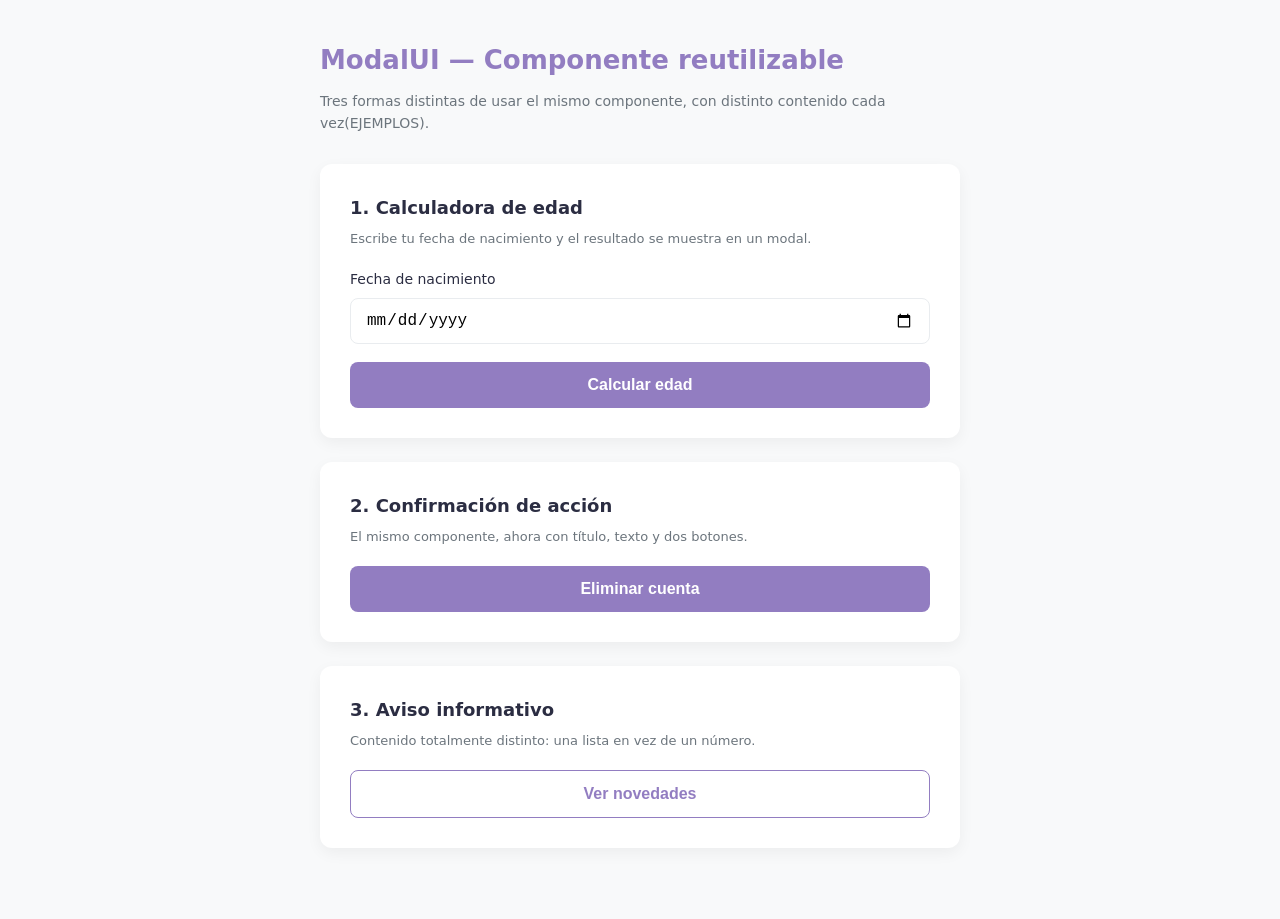
<file: index.html>
<!DOCTYPE html>
<html lang="es">
<head>
<meta charset="UTF-8">
<meta name="viewport" content="width=device-width, initial-scale=1.0">
<title>ModalUI — Demo del componente</title>

<link rel="stylesheet" href="css/componente.css">

<style>
  :root {
    --color-primario: #927dc1;
    --color-secundario: #4CC9F0;
    --color-fondo: #F8F9FA;
    --color-texto: #2B2D42;
    --color-borde: #E9ECEF;
    --color-error: #EF4444;
  }

  * { margin: 0; padding: 0; box-sizing: border-box; }

  body {
    font-family: 'Inter', system-ui, sans-serif;
    background-color: var(--color-fondo);
    color: var(--color-texto);
    line-height: 1.6;
    padding: 40px 16px;
  }

  .pagina {
    max-width: 640px;
    margin: 0 auto;
  }

  header.encabezado {
    margin-bottom: 30px;
  }

  h1 {
    font-size: 26px;
    color: var(--color-primario);
    margin-bottom: 8px;
  }

  .subtitulo {
    color: #6C757D;
    font-size: 14px;
  }

  .tarjeta {
    background: white;
    padding: 30px;
    border-radius: 12px;
    box-shadow: 0 5px 15px rgba(0, 0, 0, 0.05);
    margin-bottom: 24px;
  }

  .tarjeta h2 {
    font-size: 18px;
    margin-bottom: 6px;
  }

  .tarjeta p.desc {
    color: #6C757D;
    font-size: 13px;
    margin-bottom: 18px;
  }

  .grupo-formulario {
    margin-bottom: 18px;
  }

  label {
    display: block;
    margin-bottom: 8px;
    font-weight: 500;
    font-size: 14px;
  }

  input {
    width: 100%;
    padding: 12px 15px;
    border: 1px solid var(--color-borde);
    border-radius: 8px;
    font-size: 16px;
    transition: all 0.2s;
  }

  input:focus {
    border-color: var(--color-secundario);
    outline: none;
    box-shadow: 0 0 3px rgba(76, 201, 240, 0.35);
  }

  .error-msg {
    color: var(--color-error);
    font-size: 13px;
    margin-top: 6px;
    display: none;
  }

  .boton-enviar {
    width: 100%;
    background-color: var(--color-primario);
    color: white;
    border: none;
    padding: 14px 24px;
    border-radius: 8px;
    font-weight: 600;
    font-size: 16px;
    cursor: pointer;
    transition: background 0.2s, opacity 0.2s;
  }

  .boton-enviar:hover {
    opacity: 0.9;
  }

  .boton-secundario {
    background-color: white;
    color: var(--color-primario);
    border: 1px solid var(--color-primario);
  }

  footer.pie {
    text-align: center;
    font-size: 12px;
    color: #6C757D;
    margin-top: 30px;
  }

  @media (max-width: 480px) {
    .tarjeta { padding: 22px; }
  }
</style>
</head>
<body>

<div class="pagina">

  <header class="encabezado">
    <h1>ModalUI — Componente reutilizable</h1>
    <p class="subtitulo">Tres formas distintas de usar el mismo componente, con distinto contenido cada vez(EJEMPLOS).</p>
  </header>

  <section class="tarjeta">
    <h2>1. Calculadora de edad</h2>
    <p class="desc">Escribe tu fecha de nacimiento y el resultado se muestra en un modal.</p>

    <div class="grupo-formulario">
      <label for="fecha-nacimiento">Fecha de nacimiento</label>
      <input type="date" id="fecha-nacimiento">
      <p class="error-msg" id="error-fecha">Por favor selecciona una fecha válida.</p>
    </div>

    <button class="boton-enviar" id="btn-calcular-edad">Calcular edad</button>
  </section>

  <section class="tarjeta">
    <h2>2. Confirmación de acción</h2>
    <p class="desc">El mismo componente, ahora con título, texto y dos botones.</p>

    <button class="boton-enviar" id="btn-eliminar">Eliminar cuenta</button>
  </section>

  <section class="tarjeta">
    <h2>3. Aviso informativo</h2>
    <p class="desc">Contenido totalmente distinto: una lista en vez de un número.</p>

    <button class="boton-enviar boton-secundario" id="btn-info">Ver novedades</button>
  </section>

  <footer class="pie">
    
  </footer>

</div>

<script src="js/componente.js"></script>

</body>
</html>
</file>
<file: css/componente.css>
/* ============================================================
   MODAL-UI — Componente visual reutilizable
   Librería propia: solo contiene estilos del componente Modal.
   No sobreescribe estilos globales del sitio que lo use
   (nada de "body" o "*" aquí, eso vive en la página que lo consume).
   ============================================================ */

/* 1. VARIABLES DEL COMPONENTE (con prefijo para no chocar con la página host) */
.modal-ui {
    --mui-color-primario: #927dc1;     /* Morado claro */
    --mui-color-secundario: #4CC9F0;   /* Verde-azul */
    --mui-color-texto: #2B2D42;        /* Texto principal */
    --mui-color-borde: #E9ECEF;        /* Bordes sutiles */
    --mui-color-error: #EF4444;        /* Rojo para validaciones */
    --mui-color-gris: #6C757D;
    --mui-color-fondo-input: #F1F3F5;
}

/* 2. OVERLAY (fondo oscuro) */
.modal-overlay {
    position: fixed;
    inset: 0;
    background: rgba(0, 0, 0, 0.6);
    display: none;
    align-items: center;
    justify-content: center;
    padding: 20px;
    z-index: 1000;
    font-family: 'Inter', system-ui, sans-serif;
}

.modal-overlay.activo {
    display: flex;
}

/* 3. CAJA DEL MODAL */
.modal-box {
    background: #ffffff;
    border-radius: 12px;
    max-width: 400px;
    width: 100%;
    padding: 30px;
    text-align: center;
    box-shadow: 0 5px 15px rgba(0, 0, 0, 0.15);
    color: var(--mui-color-texto);
    position: relative;
    animation: mui-aparecer 0.25s ease;
}

@keyframes mui-aparecer {
    from { opacity: 0; transform: translateY(-12px) scale(0.98); }
    to   { opacity: 1; transform: translateY(0) scale(1); }
}

/* 4. BOTÓN DE CERRAR (X) */
.modal-box .modal-cerrar {
    position: absolute;
    top: 12px;
    right: 14px;
    border: none;
    background: transparent;
    font-size: 20px;
    line-height: 1;
    color: var(--mui-color-gris);
    cursor: pointer;
    padding: 4px;
}

.modal-box .modal-cerrar:hover {
    color: var(--mui-color-texto);
}

/* 5. CONTENIDO TIPO "ETIQUETA + VALOR GRANDE" (ej. resultado, edad, total, etc.) */
.modal-box .tag {
    font-size: 12px;
    text-transform: uppercase;
    letter-spacing: 0.5px;
    color: var(--mui-color-primario);
    font-weight: 600;
}

.modal-box .modal-valor {
    font-size: 56px;
    font-weight: 700;
    color: var(--mui-color-texto);
    margin: 6px 0 0;
    line-height: 1;
}

.modal-box .detalle {
    color: var(--mui-color-gris);
    font-size: 13px;
    margin: 10px 0 20px;
}

/* 6. TÍTULO Y CUERPO GENÉRICO (para modales tipo confirmación / info) */
.modal-box .modal-titulo {
    font-size: 20px;
    font-weight: 700;
    margin-bottom: 10px;
    color: var(--mui-color-texto);
}

.modal-box .modal-cuerpo {
    font-size: 14px;
    color: var(--mui-color-gris);
    margin-bottom: 20px;
}

/* 7. BOTONES DE ACCIÓN DENTRO DEL MODAL */
.modal-box .modal-acciones {
    display: flex;
    gap: 10px;
    margin-top: 10px;
}

.modal-box .modal-btn {
    flex: 1;
    border: none;
    padding: 12px 18px;
    border-radius: 8px;
    font-weight: 600;
    font-size: 14px;
    cursor: pointer;
    transition: background 0.2s, opacity 0.2s;
}

.modal-box .modal-btn.primario {
    background-color: var(--mui-color-primario);
    color: #fff;
}

.modal-box .modal-btn.primario:hover {
    opacity: 0.9;
}

.modal-box .modal-btn.secundario {
    background-color: var(--mui-color-fondo-input);
    color: var(--mui-color-texto);
}

.modal-box .modal-btn.secundario:hover {
    background-color: var(--mui-color-borde);
}

.modal-box .modal-btn.peligro {
    background-color: var(--mui-color-error);
    color: #fff;
}

/* 8. RESPONSIVE — mobile first para pantallas pequeñas */
@media (max-width: 480px) {
    .modal-overlay {
        padding: 12px;
    }

    .modal-box {
        padding: 22px 18px;
        border-radius: 10px;
        max-width: 100%;
    }

    .modal-box .modal-valor {
        font-size: 42px;
    }

    .modal-box .modal-titulo {
        font-size: 18px;
    }

    .modal-box .modal-acciones {
        flex-direction: column;
    }
}
</file>
